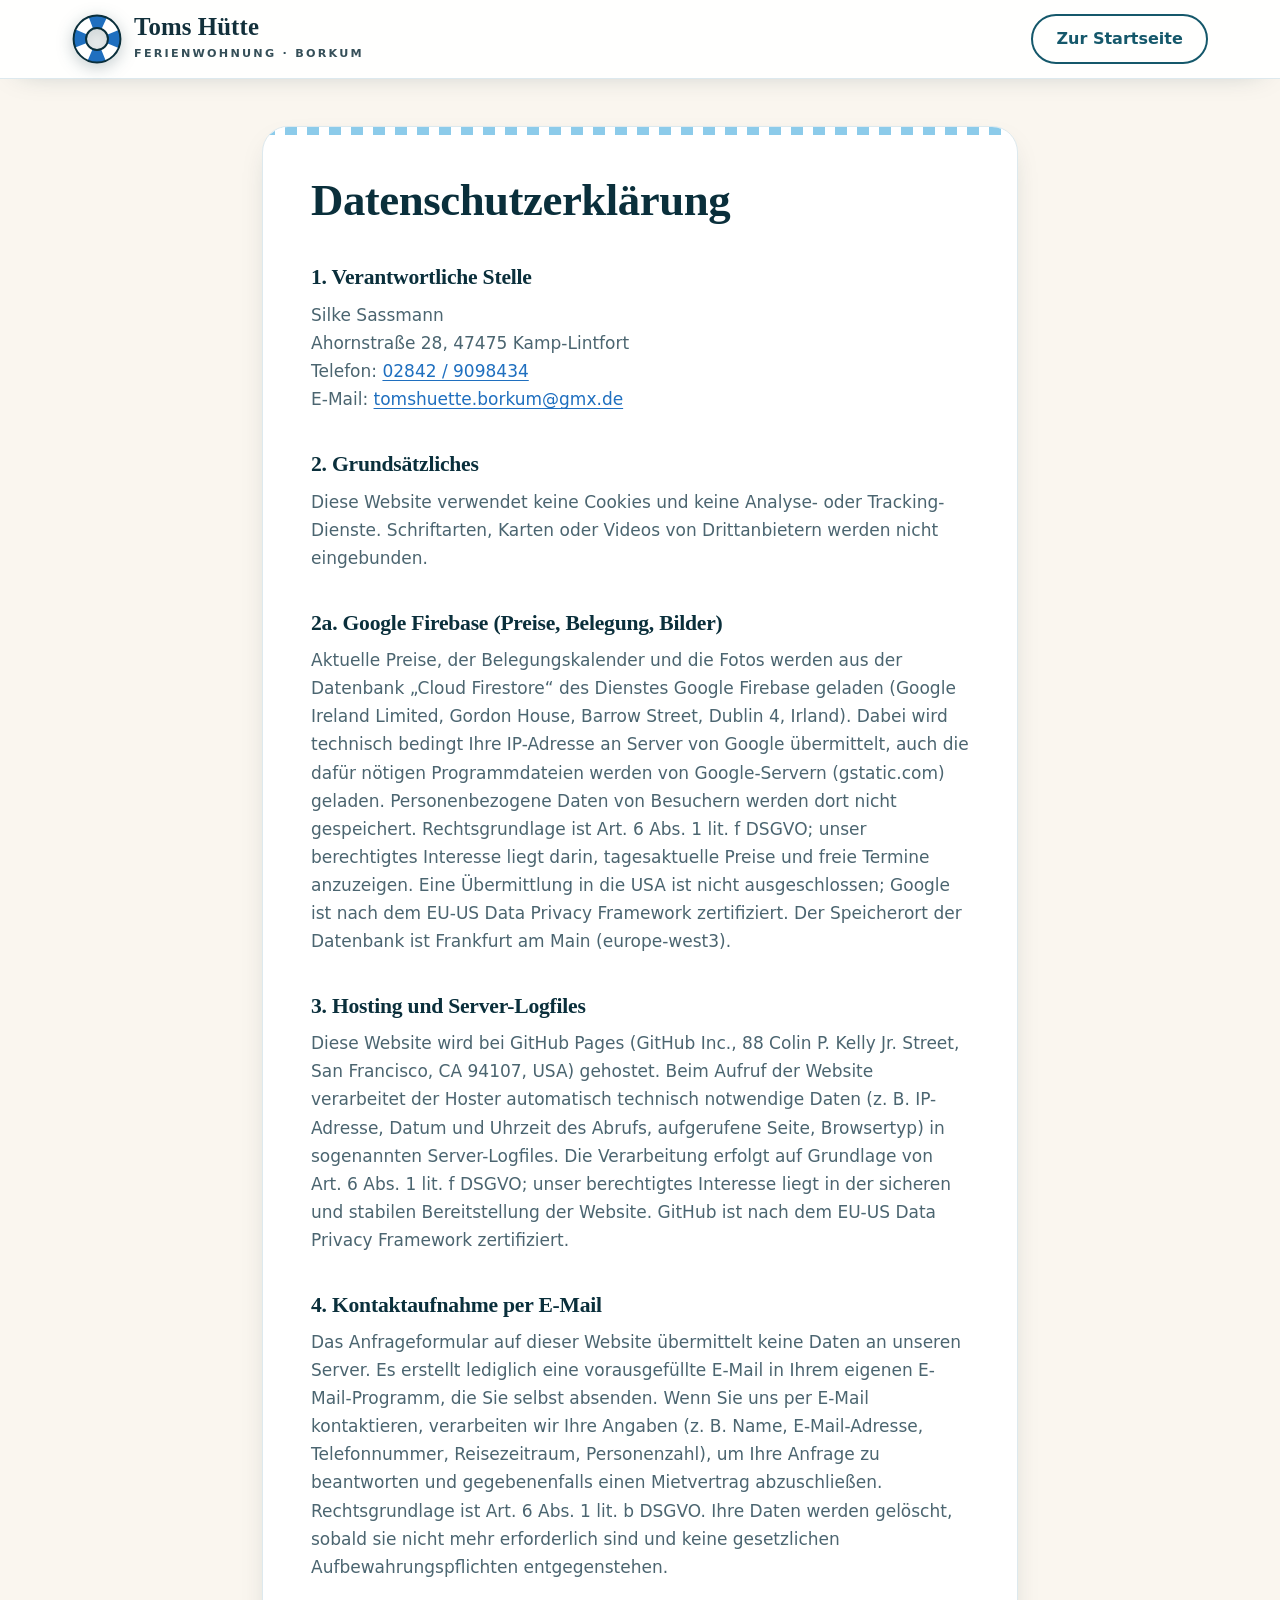
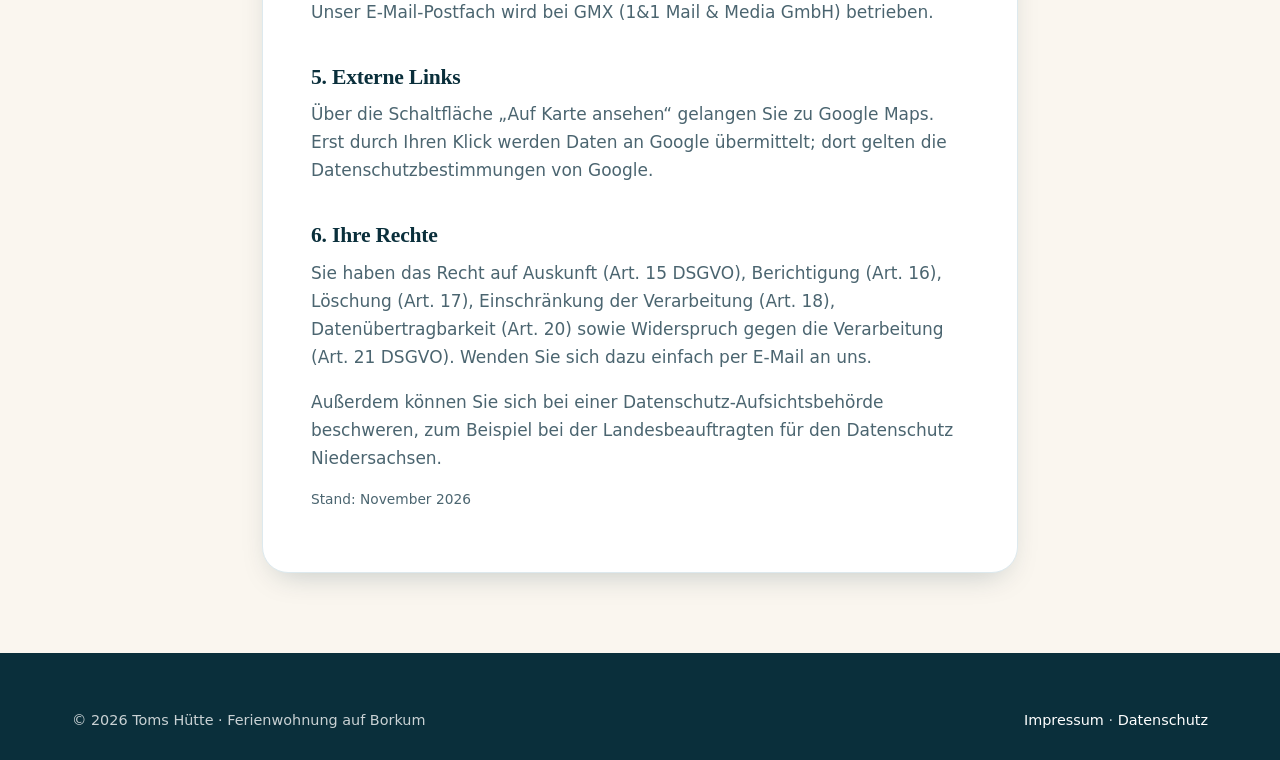
<file: datenschutz/index.html>
<!doctype html>
<html lang="de">
<head>
  <meta charset="utf-8">
  <meta name="build" content="dev">
  <script data-base="../">
    (function () {
      var build = document.querySelector('meta[name="build"]').content;
      if (build === 'dev') return;
      var base = document.currentScript.dataset.base || '';
      fetch(base + 'version.json?t=' + Date.now(), { cache: 'no-store' })
        .then(function (r) { return r.ok ? r.json() : null; })
        .then(function (v) {
          if (!v || v.build === build) return;
          var key = 'reload-' + v.build;
          try { if (sessionStorage.getItem(key)) return; sessionStorage.setItem(key, '1'); } catch (e) {}
          location.reload();
        })
        .catch(function () {});
    })();
  </script>
  <meta name="viewport" content="width=device-width, initial-scale=1">
  <title>Datenschutz | Toms Hütte Borkum</title>
  <meta name="robots" content="noindex, follow">
  <meta name="theme-color" content="#15586b">
  <link rel="icon" href="../images/favicon.svg" type="image/svg+xml">
  <link rel="stylesheet" href="../css/style.css">
</head>
<body class="legal">
<header class="site-header is-solid">
  <div class="container header-inner">
    <a href="../" class="brand" aria-label="Toms Hütte, zur Startseite">
      <img class="brand-logo" src="../images/favicon.svg" alt="" width="50" height="50">
      <span class="brand-text">
        <span class="brand-name">Toms Hütte</span>
        <span class="brand-sub">Ferienwohnung · Borkum</span>
      </span>
    </a>
    <a class="btn btn-outline" href="../">Zur Startseite</a>
  </div>
</header>

<main class="legal-page">
  <div class="container">
    <article class="legal-card">
      <h1>Datenschutzerklärung</h1>

      <h2>1. Verantwortliche Stelle</h2>
      <p>
        Silke Sassmann<br>
        Ahornstraße 28, 47475 Kamp-Lintfort<br>
        Telefon: <a href="tel:+4928429098434">02842 / 9098434</a><br>
        E-Mail: <a href="mailto:tomshuette.borkum@gmx.de">tomshuette.borkum@gmx.de</a>
      </p>

      <h2>2. Grundsätzliches</h2>
      <p>Diese Website verwendet keine Cookies und keine Analyse- oder Tracking-Dienste. Schriftarten, Karten oder Videos von Drittanbietern werden nicht eingebunden.</p>

      <h2>2a. Google Firebase (Preise, Belegung, Bilder)</h2>
      <p>Aktuelle Preise, der Belegungskalender und die Fotos werden aus der Datenbank „Cloud Firestore“ des Dienstes Google Firebase geladen (Google Ireland Limited, Gordon House, Barrow Street, Dublin 4, Irland). Dabei wird technisch bedingt Ihre IP-Adresse an Server von Google übermittelt, auch die dafür nötigen Programmdateien werden von Google-Servern (gstatic.com) geladen. Personenbezogene Daten von Besuchern werden dort nicht gespeichert. Rechtsgrundlage ist Art.&nbsp;6 Abs.&nbsp;1 lit.&nbsp;f DSGVO; unser berechtigtes Interesse liegt darin, tagesaktuelle Preise und freie Termine anzuzeigen. Eine Übermittlung in die USA ist nicht ausgeschlossen; Google ist nach dem EU-US Data Privacy Framework zertifiziert. Der Speicherort der Datenbank ist Frankfurt am Main (europe-west3).</p>

      <h2>3. Hosting und Server-Logfiles</h2>
      <p>Diese Website wird bei GitHub Pages (GitHub Inc., 88 Colin P. Kelly Jr. Street, San Francisco, CA 94107, USA) gehostet. Beim Aufruf der Website verarbeitet der Hoster automatisch technisch notwendige Daten (z.&nbsp;B. IP-Adresse, Datum und Uhrzeit des Abrufs, aufgerufene Seite, Browsertyp) in sogenannten Server-Logfiles. Die Verarbeitung erfolgt auf Grundlage von Art.&nbsp;6 Abs.&nbsp;1 lit.&nbsp;f DSGVO; unser berechtigtes Interesse liegt in der sicheren und stabilen Bereitstellung der Website. GitHub ist nach dem EU-US Data Privacy Framework zertifiziert.</p>

      <h2>4. Kontaktaufnahme per E-Mail</h2>
      <p>Das Anfrageformular auf dieser Website übermittelt keine Daten an unseren Server. Es erstellt lediglich eine vorausgefüllte E-Mail in Ihrem eigenen E-Mail-Programm, die Sie selbst absenden. Wenn Sie uns per E-Mail kontaktieren, verarbeiten wir Ihre Angaben (z.&nbsp;B. Name, E-Mail-Adresse, Telefonnummer, Reisezeitraum, Personenzahl), um Ihre Anfrage zu beantworten und gegebenenfalls einen Mietvertrag abzuschließen. Rechtsgrundlage ist Art.&nbsp;6 Abs.&nbsp;1 lit.&nbsp;b DSGVO. Ihre Daten werden gelöscht, sobald sie nicht mehr erforderlich sind und keine gesetzlichen Aufbewahrungspflichten entgegenstehen.</p>
      <p>Unser E-Mail-Postfach wird bei GMX (1&amp;1 Mail &amp; Media GmbH) betrieben.</p>

      <h2>5. Externe Links</h2>
      <p>Über die Schaltfläche „Auf Karte ansehen“ gelangen Sie zu Google Maps. Erst durch Ihren Klick werden Daten an Google übermittelt; dort gelten die Datenschutzbestimmungen von Google.</p>

      <h2>6. Ihre Rechte</h2>
      <p>Sie haben das Recht auf Auskunft (Art.&nbsp;15 DSGVO), Berichtigung (Art.&nbsp;16), Löschung (Art.&nbsp;17), Einschränkung der Verarbeitung (Art.&nbsp;18), Datenübertragbarkeit (Art.&nbsp;20) sowie Widerspruch gegen die Verarbeitung (Art.&nbsp;21 DSGVO). Wenden Sie sich dazu einfach per E-Mail an uns.</p>
      <p>Außerdem können Sie sich bei einer Datenschutz-Aufsichtsbehörde beschweren, zum Beispiel bei der Landesbeauftragten für den Datenschutz Niedersachsen.</p>

      <p class="small-print">Stand: November 2026</p>
    </article>
  </div>
</main>

<footer class="site-footer">
  <div class="container footer-bottom" style="margin-top:0;border-top:0;padding-top:0">
    <p>© <span data-year>2026</span> Toms Hütte · Ferienwohnung auf Borkum</p>
    <p><a href="../impressum/">Impressum</a><span aria-hidden="true"> · </span><a href="../datenschutz/">Datenschutz</a></p>
  </div>
</footer>
<script>document.querySelectorAll('[data-year]').forEach(function (el) { el.textContent = new Date().getFullYear(); });</script>
</body>
</html>
</file>
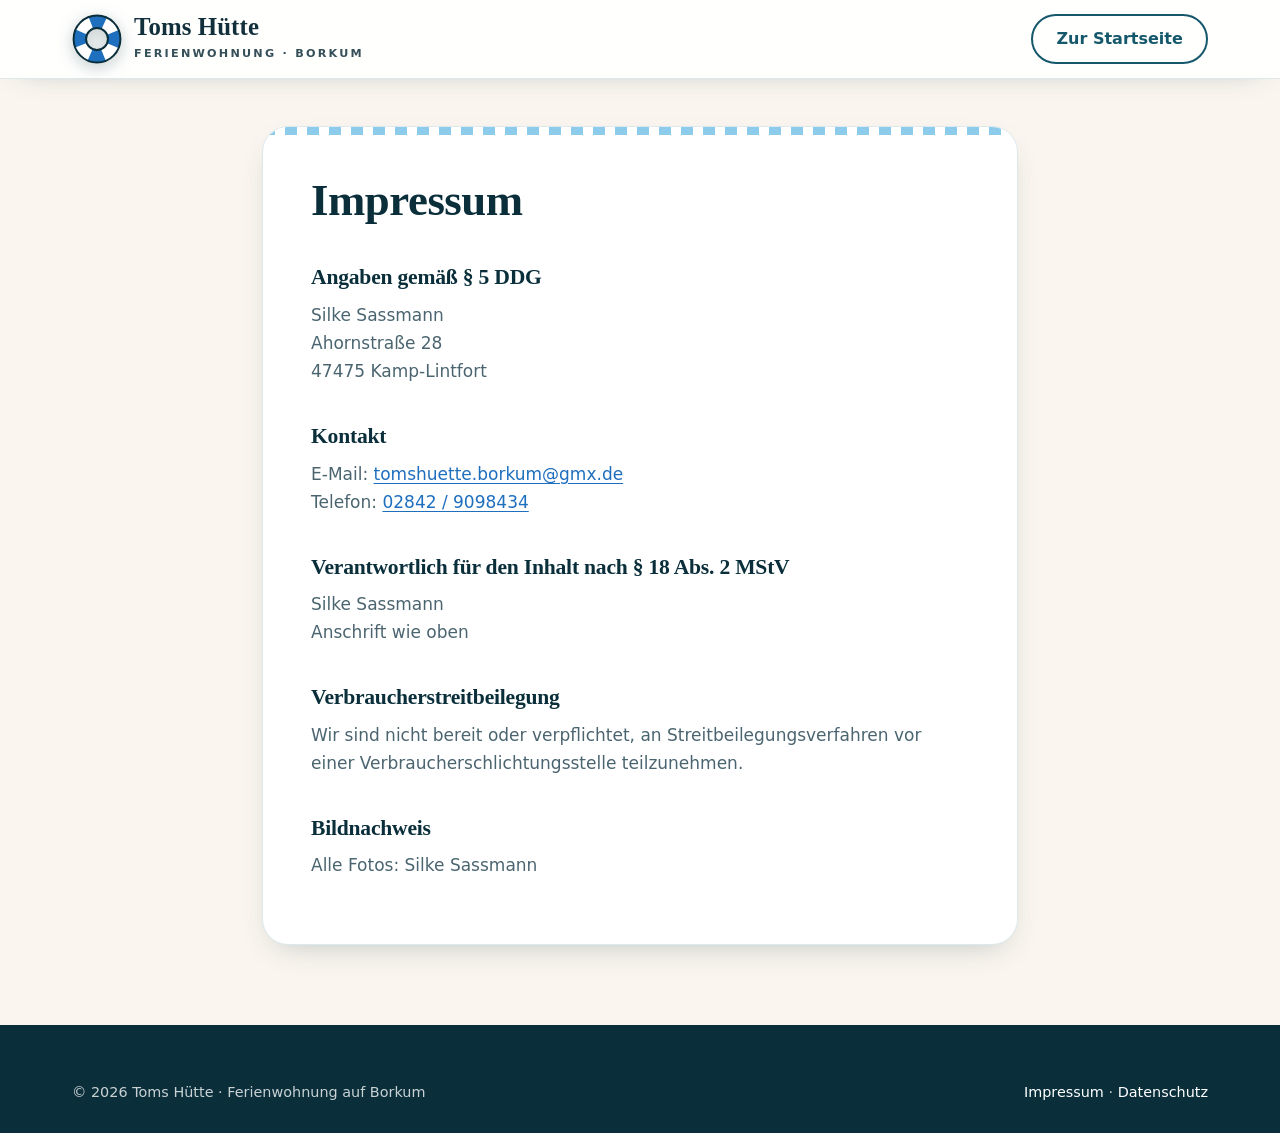
<file: impressum/index.html>
<!doctype html>
<html lang="de">
<head>
  <meta charset="utf-8">
  <meta name="build" content="dev">
  <script data-base="../">
    (function () {
      var build = document.querySelector('meta[name="build"]').content;
      if (build === 'dev') return;
      var base = document.currentScript.dataset.base || '';
      fetch(base + 'version.json?t=' + Date.now(), { cache: 'no-store' })
        .then(function (r) { return r.ok ? r.json() : null; })
        .then(function (v) {
          if (!v || v.build === build) return;
          var key = 'reload-' + v.build;
          try { if (sessionStorage.getItem(key)) return; sessionStorage.setItem(key, '1'); } catch (e) {}
          location.reload();
        })
        .catch(function () {});
    })();
  </script>
  <meta name="viewport" content="width=device-width, initial-scale=1">
  <title>Impressum | Toms Hütte Borkum</title>
  <meta name="robots" content="noindex, follow">
  <meta name="theme-color" content="#15586b">
  <link rel="icon" href="../images/favicon.svg" type="image/svg+xml">
  <link rel="stylesheet" href="../css/style.css">
</head>
<body class="legal">
<header class="site-header is-solid">
  <div class="container header-inner">
    <a href="../" class="brand" aria-label="Toms Hütte, zur Startseite">
      <img class="brand-logo" src="../images/favicon.svg" alt="" width="50" height="50">
      <span class="brand-text">
        <span class="brand-name">Toms Hütte</span>
        <span class="brand-sub">Ferienwohnung · Borkum</span>
      </span>
    </a>
    <a class="btn btn-outline" href="../">Zur Startseite</a>
  </div>
</header>

<main class="legal-page">
  <div class="container">
    <article class="legal-card">
      <h1>Impressum</h1>

      <h2>Angaben gemäß § 5 DDG</h2>
      <p>
        Silke Sassmann<br>
        Ahornstraße 28<br>
        47475 Kamp-Lintfort
      </p>

      <h2>Kontakt</h2>
      <p>
        E-Mail: <a href="mailto:tomshuette.borkum@gmx.de">tomshuette.borkum@gmx.de</a><br>
        Telefon: <a href="tel:+4928429098434">02842 / 9098434</a>
      </p>

      <h2>Verantwortlich für den Inhalt nach § 18 Abs. 2 MStV</h2>
      <p>
        Silke Sassmann<br>
        Anschrift wie oben
      </p>

      <h2>Verbraucherstreitbeilegung</h2>
      <p>Wir sind nicht bereit oder verpflichtet, an Streitbeilegungsverfahren vor einer Verbraucherschlichtungsstelle teilzunehmen.</p>

      <h2>Bildnachweis</h2>
      <p>Alle Fotos: Silke Sassmann</p>
    </article>
  </div>
</main>

<footer class="site-footer">
  <div class="container footer-bottom" style="margin-top:0;border-top:0;padding-top:0">
    <p>© <span data-year>2026</span> Toms Hütte · Ferienwohnung auf Borkum</p>
    <p><a href="../impressum/">Impressum</a><span aria-hidden="true"> · </span><a href="../datenschutz/">Datenschutz</a></p>
  </div>
</footer>
<script>document.querySelectorAll('[data-year]').forEach(function (el) { el.textContent = new Date().getFullYear(); });</script>
</body>
</html>
</file>
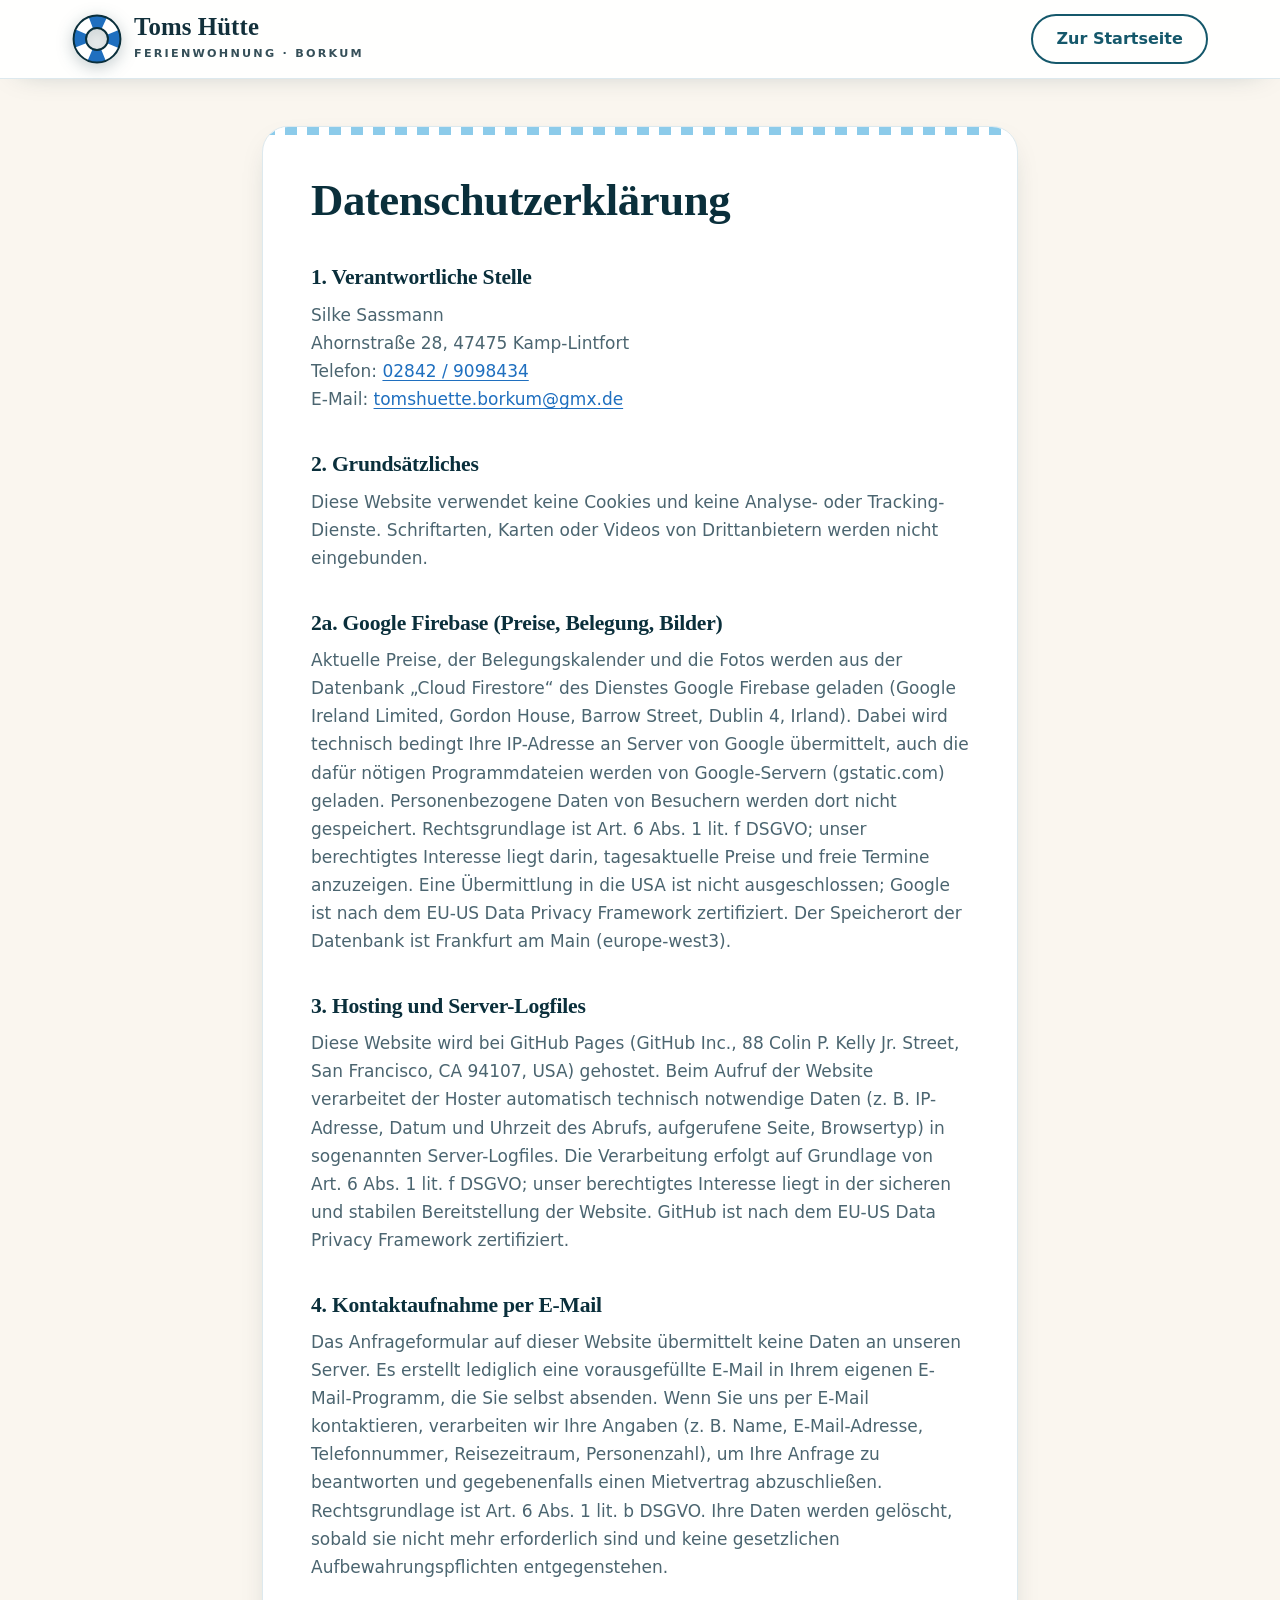
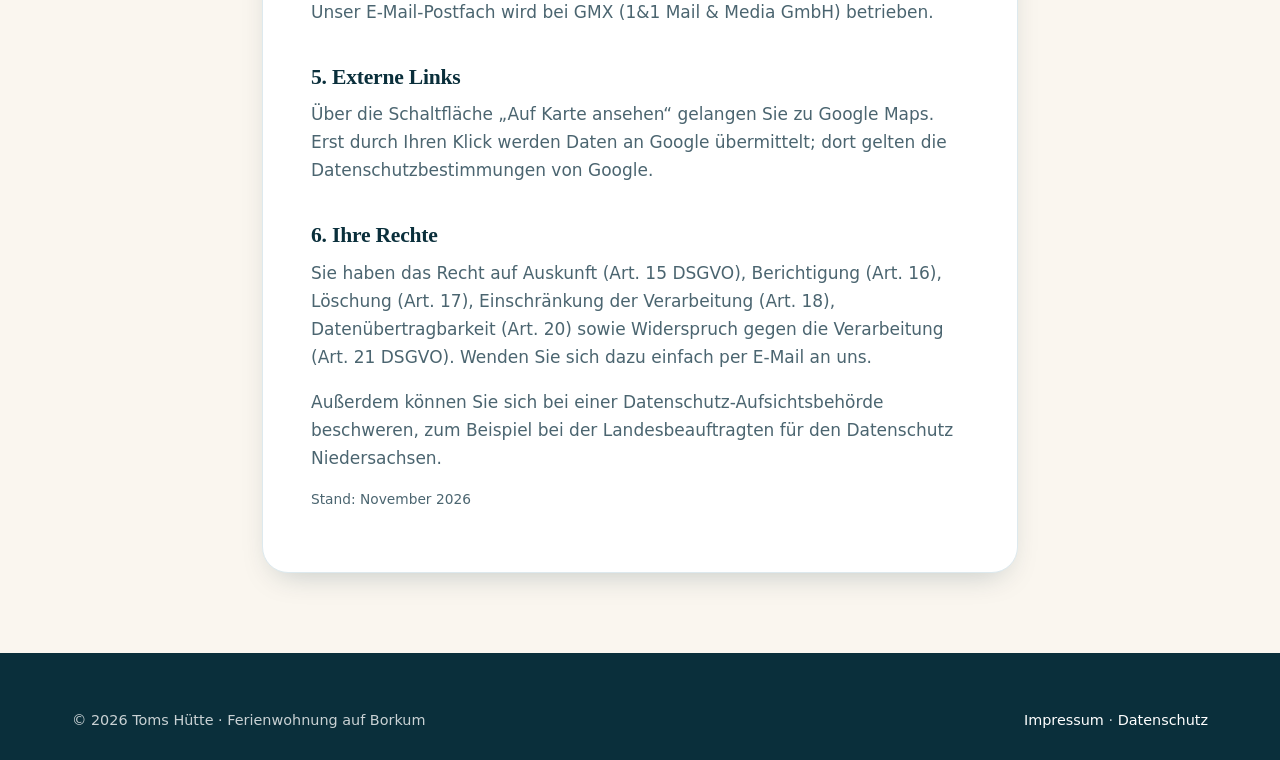
<file: datenschutz.html>
<!doctype html>
<html lang="de">
<head>
  <meta charset="utf-8">
  <meta name="robots" content="noindex">
  <meta http-equiv="refresh" content="0; url=datenschutz/">
  <link rel="canonical" href="datenschutz/">
  <title>Weiterleitung</title>
  <script>location.replace('datenschutz/' + location.hash);</script>
</head>
<body><p>Diese Seite ist umgezogen: <a href="datenschutz/">weiter</a>.</p></body>
</html>
</file>
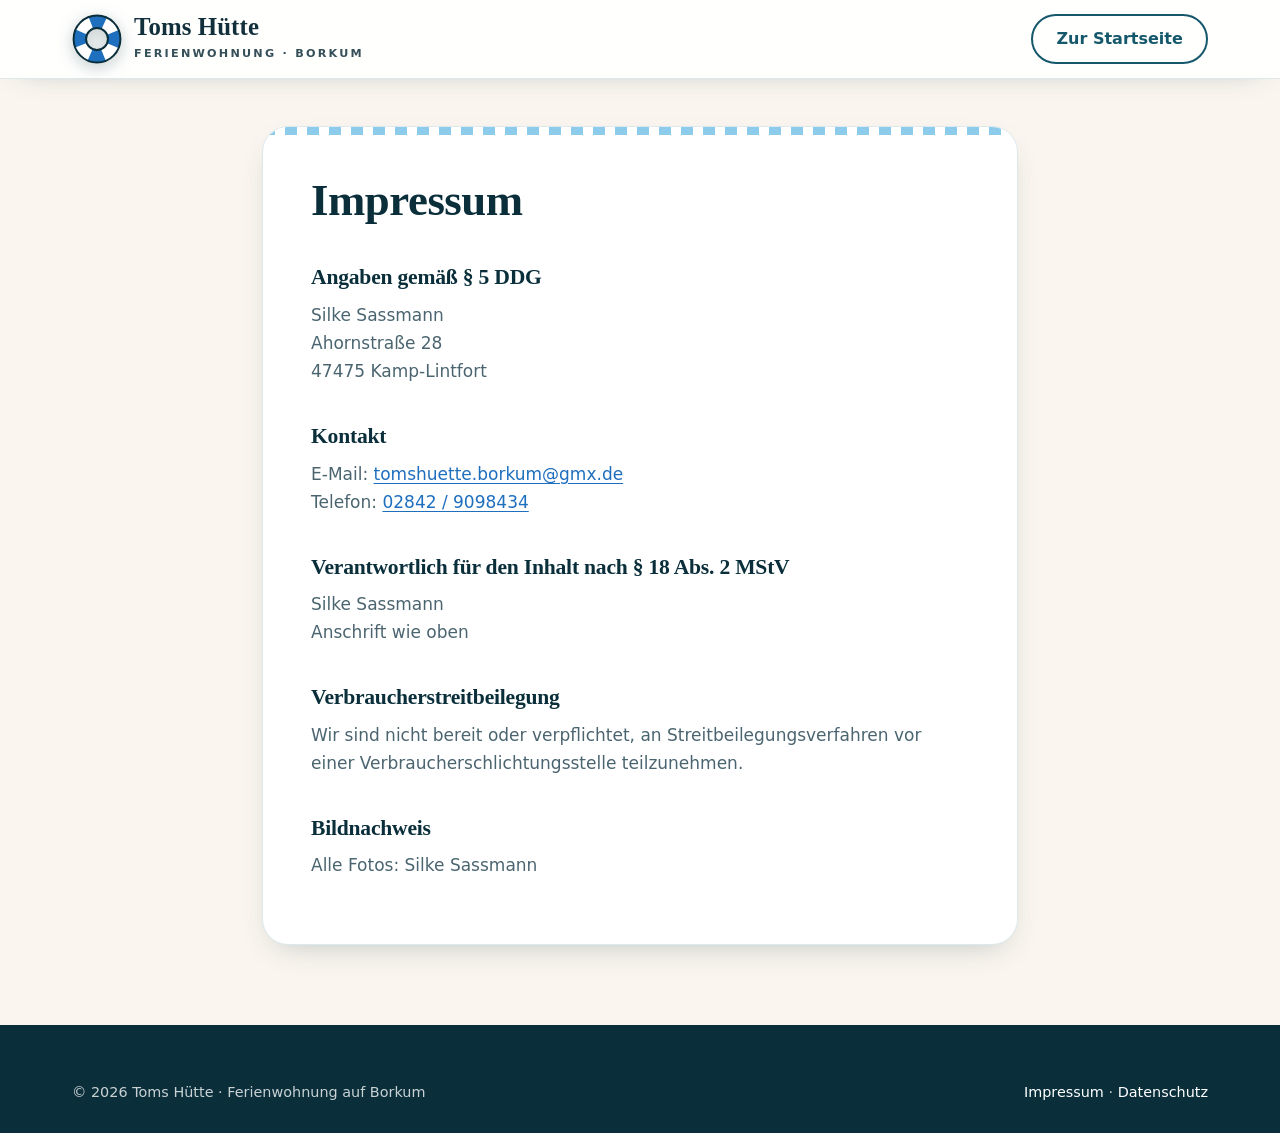
<file: impressum.html>
<!doctype html>
<html lang="de">
<head>
  <meta charset="utf-8">
  <meta name="robots" content="noindex">
  <meta http-equiv="refresh" content="0; url=impressum/">
  <link rel="canonical" href="impressum/">
  <title>Weiterleitung</title>
  <script>location.replace('impressum/' + location.hash);</script>
</head>
<body><p>Diese Seite ist umgezogen: <a href="impressum/">weiter</a>.</p></body>
</html>
</file>
<file: css/style.css>
/* =========================================================
   Toms Hütte – Ferienwohnung auf Borkum
   Farbwelt aus der Wohnung: Petrol (Spannbettlaken), Hellblau-Streifen
   (Bettwäsche), kräftiges Blau (Handtücher), Mint (Wandbild), Sand (Sofa/Strand)
   ========================================================= */

:root {
  --petrol: #15586b;
  --petrol-700: #0f4656;
  --petrol-900: #0a2f3b;
  --blue: #1f6fbf;
  --blue-600: #185da3;
  --sky: #8ccbea;
  --sky-200: #cfe9f6;
  --sky-50: #f1f8fc;
  --mint: #a7d7c9;
  --sand: #d9c6a2;
  --sand-100: #f1e7d6;
  --sand-50: #faf6ef;
  --white: #ffffff;
  --ink: #12303b;
  --ink-soft: #4b6570;
  --line: #dde9ee;
  --danger: #b42318;

  --radius: 20px;
  --radius-lg: 26px;
  --shadow: 0 12px 32px -14px rgba(10, 47, 59, .28);
  --shadow-lg: 0 34px 70px -28px rgba(10, 47, 59, .45);

  --font-serif: "Iowan Old Style", "Palatino Linotype", Palatino, "Book Antiqua", Georgia, serif;
  --font-sans: system-ui, -apple-system, "Segoe UI", Roboto, "Helvetica Neue", Arial, sans-serif;

  --header-h: 78px;
  --container: 1200px;
  --stripes: repeating-linear-gradient(90deg, var(--sky) 0 12px, var(--white) 12px 22px);
}

/* ---------- Basis ---------- */
*, *::before, *::after { box-sizing: border-box; }
[hidden] { display: none !important; }

html {
  scroll-behavior: smooth;
  scroll-padding-top: calc(var(--header-h) + 8px);
  -webkit-text-size-adjust: 100%;
}

body {
  margin: 0;
  font-family: var(--font-sans);
  font-size: 1.0625rem;
  line-height: 1.65;
  color: var(--ink);
  background: var(--white);
  -webkit-font-smoothing: antialiased;
  overflow-x: clip;
}

body.no-scroll { overflow: hidden; }

img { display: block; max-width: 100%; height: auto; }

a { color: var(--blue); text-underline-offset: .18em; }

h1, h2, h3 {
  font-family: var(--font-serif);
  line-height: 1.15;
  margin: 0 0 .5em;
  color: var(--petrol-900);
  letter-spacing: -.01em;
}
h2 { font-size: clamp(2rem, 4.2vw, 2.9rem); }
h3 { font-size: 1.25rem; }
p { margin: 0 0 1em; }

button { font: inherit; }

:focus-visible { outline: 3px solid var(--sky); outline-offset: 3px; }

.container {
  width: 100%;
  max-width: var(--container);
  margin-inline: auto;
  padding-inline: 16px;
}
@media (min-width: 600px) { .container { padding-inline: 24px; } }
@media (min-width: 1024px) { .container { padding-inline: 32px; } }

.sprite { position: absolute; width: 0; height: 0; overflow: hidden; }

.icon {
  width: 1.25em;
  height: 1.25em;
  flex: none;
  fill: none;
  stroke: currentColor;
  stroke-width: 1.8;
  stroke-linecap: round;
  stroke-linejoin: round;
}

.skip-link {
  position: absolute;
  left: -9999px;
  top: 12px;
  z-index: 500;
  background: var(--white);
  color: var(--petrol-900);
  padding: .6em 1em;
  border-radius: 10px;
  font-weight: 600;
}
.skip-link:focus { left: 12px; }

/* ---------- Buttons ---------- */
.btn {
  display: inline-flex;
  align-items: center;
  justify-content: center;
  gap: .55em;
  padding: .85em 1.45em;
  border-radius: 999px;
  border: 2px solid transparent;
  font-weight: 650;
  font-size: 1rem;
  line-height: 1.2;
  text-decoration: none;
  cursor: pointer;
  transition: transform .2s ease, background-color .2s ease, color .2s ease, box-shadow .2s ease, border-color .2s ease;
  white-space: nowrap;
}
.btn:active { transform: translateY(1px); }
.btn-lg { padding: 1em 1.7em; font-size: 1.05rem; }
.btn-block { display: flex; width: 100%; }

.btn-primary {
  background: var(--blue);
  color: var(--white);
  box-shadow: 0 12px 26px -12px rgba(31, 111, 191, .8);
}
.btn-primary:hover { background: var(--blue-600); transform: translateY(-2px); }

.btn-ghost {
  color: var(--white);
  border-color: rgba(255, 255, 255, .7);
  background: rgba(255, 255, 255, .1);
  backdrop-filter: blur(6px);
}
.btn-ghost:hover { background: rgba(255, 255, 255, .22); }

.btn-outline { color: var(--petrol); border-color: var(--petrol); background: transparent; }
.btn-outline:hover { background: var(--petrol); color: var(--white); }

.btn-link { background: none; color: var(--petrol); padding-inline: .6em; text-decoration: underline; }

.btn-row { display: flex; flex-wrap: wrap; gap: 12px; }
.btn-row.center { justify-content: center; }

.text-link {
  display: inline-flex;
  align-items: center;
  gap: .4em;
  font-weight: 650;
  text-decoration: none;
  color: var(--blue);
}
.text-link .icon { transition: transform .2s; }
.text-link:hover .icon { transform: translateX(4px); }

/* ---------- Header ---------- */
.site-header {
  position: fixed;
  inset: 0 0 auto;
  z-index: 100;
  height: var(--header-h);
  color: var(--white);
  transition: background-color .3s ease, box-shadow .3s ease, color .3s ease;
}
.site-header.is-solid {
  background: rgba(255, 255, 255, .94);
  backdrop-filter: saturate(1.4) blur(12px);
  -webkit-backdrop-filter: saturate(1.4) blur(12px);
  color: var(--ink);
  box-shadow: 0 1px 0 var(--line), 0 10px 30px -20px rgba(10, 47, 59, .35);
}

.header-inner {
  height: 100%;
  display: flex;
  align-items: center;
  justify-content: space-between;
  gap: 24px;
}

.brand {
  display: inline-flex;
  align-items: center;
  gap: 12px;
  color: inherit;
  text-decoration: none;
}
.brand-logo {
  width: 50px;
  height: 50px;
  flex: none;
  filter: drop-shadow(0 4px 8px rgba(10, 47, 59, .25));
  transition: transform .6s cubic-bezier(.2, .8, .2, 1);
}
.brand:hover .brand-logo { transform: rotate(45deg); }
.brand-name {
  display: block;
  font-family: var(--font-serif);
  font-weight: 700;
  font-size: 1.55rem;
  line-height: 1;
  letter-spacing: .005em;
}
.brand-sub {
  display: block;
  margin-top: 5px;
  font-size: .7rem;
  font-weight: 600;
  letter-spacing: .2em;
  text-transform: uppercase;
  opacity: .85;
}

.main-nav { display: flex; align-items: center; gap: 30px; }
.main-nav ul { display: flex; gap: 26px; list-style: none; margin: 0; padding: 0; }
.main-nav ul a {
  position: relative;
  display: block;
  padding: 6px 0;
  color: inherit;
  font-weight: 550;
  font-size: .98rem;
  text-decoration: none;
}
.main-nav ul a::after {
  content: "";
  position: absolute;
  left: 0; right: 0; bottom: 0;
  height: 2px;
  border-radius: 2px;
  background: currentColor;
  transform: scaleX(0);
  transform-origin: left;
  transition: transform .25s ease;
}
.main-nav ul a:hover::after,
.main-nav ul a[aria-current="true"]::after { transform: scaleX(1); }
.nav-cta { padding: .7em 1.2em; }

.nav-toggle {
  display: none;
  width: 46px;
  height: 46px;
  border: 0;
  border-radius: 12px;
  background: transparent;
  color: inherit;
  cursor: pointer;
  position: relative;
}
.nav-toggle span {
  position: absolute;
  left: 12px; right: 12px;
  height: 2px;
  border-radius: 2px;
  background: currentColor;
  transition: transform .3s ease, opacity .2s ease, top .3s ease;
}
.nav-toggle span:nth-child(1) { top: 15px; }
.nav-toggle span:nth-child(2) { top: 22px; }
.nav-toggle span:nth-child(3) { top: 29px; }
.nav-toggle[aria-expanded="true"] span:nth-child(1) { top: 22px; transform: rotate(45deg); }
.nav-toggle[aria-expanded="true"] span:nth-child(2) { opacity: 0; }
.nav-toggle[aria-expanded="true"] span:nth-child(3) { top: 22px; transform: rotate(-45deg); }

@media (max-width: 980px) {
  :root { --header-h: 70px; }
  .brand-logo { width: 44px; height: 44px; }
  .brand-name { font-size: 1.4rem; }
  .nav-toggle { display: inline-block; }

  .main-nav {
    position: fixed;
    top: var(--header-h);
    left: 0; right: 0;
    flex-direction: column;
    align-items: stretch;
    gap: 0;
    padding: 8px 16px 24px;
    max-height: calc(100dvh - var(--header-h));
    overflow-y: auto;
    background: var(--white);
    color: var(--ink);
    box-shadow: 0 24px 40px -24px rgba(10, 47, 59, .45);
    opacity: 0;
    visibility: hidden;
    transform: translateY(-10px);
    transition: opacity .25s ease, transform .25s ease, visibility 0s linear .25s;
  }
  .main-nav.is-open {
    opacity: 1;
    visibility: visible;
    transform: none;
    transition: opacity .25s ease, transform .25s ease;
  }
  .main-nav ul { flex-direction: column; gap: 0; }
  .main-nav ul a { padding: 15px 4px; font-size: 1.1rem; border-bottom: 1px solid var(--line); }
  .main-nav ul a::after { display: none; }
  .nav-cta { margin-top: 18px; padding: 1em; }
}

/* ---------- Hero ---------- */
.hero {
  position: relative;
  isolation: isolate;
  min-height: clamp(640px, 92svh, 900px);
  display: flex;
  align-items: center;
  padding: calc(var(--header-h) + 40px) 0 clamp(130px, 13vw, 190px);
  color: var(--white);
  overflow: hidden;
}
.hero-media { position: absolute; inset: 0; z-index: -2; overflow: hidden; }
.hero-media img {
  width: 100%;
  height: 100%;
  object-fit: cover;
  object-position: 50% 48%;
  animation: hero-zoom 22s ease-out both;
}
@keyframes hero-zoom { from { transform: scale(1.12); } to { transform: scale(1); } }

.hero::after {
  content: "";
  position: absolute;
  inset: 0;
  z-index: -1;
  background:
    linear-gradient(180deg, rgba(10, 47, 59, .5) 0%, rgba(10, 47, 59, 0) 24%),
    linear-gradient(90deg, rgba(10, 47, 59, .6) 0%, rgba(10, 47, 59, .3) 48%, rgba(10, 47, 59, 0) 100%),
    linear-gradient(0deg, rgba(10, 47, 59, .4) 0%, rgba(10, 47, 59, 0) 40%);
}

.hero-grid {
  display: grid;
  grid-template-columns: minmax(0, 1.35fr) minmax(0, .8fr);
  gap: clamp(32px, 5vw, 72px);
  align-items: end;
}

.hero-eyebrow {
  display: inline-flex;
  align-items: center;
  gap: .5em;
  margin: 0;
  padding: .45em 1em;
  border-radius: 999px;
  background: rgba(255, 255, 255, .14);
  border: 1px solid rgba(255, 255, 255, .3);
  backdrop-filter: blur(8px);
  font-size: .9rem;
  font-weight: 600;
  letter-spacing: .02em;
}

.hero h1 {
  margin: .35em 0 .35em;
  color: var(--white);
  font-size: clamp(3.3rem, 9vw, 6.6rem);
  line-height: .95;
  text-shadow: 0 6px 34px rgba(0, 0, 0, .25);
}
.hero h1 small {
  display: block;
  margin-top: .45em;
  font-family: var(--font-sans);
  font-size: clamp(1.15rem, 2.2vw, 1.55rem);
  font-weight: 500;
  letter-spacing: .01em;
  line-height: 1.25;
  opacity: .95;
}
.hero .lead {
  max-width: 34em;
  font-size: clamp(1.05rem, 1.5vw, 1.2rem);
  opacity: .95;
}

.hero-actions { display: flex; flex-wrap: wrap; gap: 12px; margin: 30px 0 0; }

/* Buchungs-Widget im Hero */
.booking-card {
  position: relative;
  overflow: hidden;
  border-radius: var(--radius-lg);
  background: var(--white);
  color: var(--ink);
  box-shadow: 0 40px 80px -30px rgba(4, 24, 31, .65), 0 0 0 1px rgba(255, 255, 255, .5);
  animation: rise .9s .2s cubic-bezier(.2, .8, .2, 1) both;
}
@keyframes rise { from { opacity: 0; transform: translateY(26px); } to { opacity: 1; transform: none; } }

.booking-head {
  position: relative;
  display: flex;
  align-items: center;
  justify-content: space-between;
  gap: 16px;
  padding: 24px 26px 28px;
  background:
    radial-gradient(120% 140% at 100% 0%, rgba(140, 203, 234, .35) 0%, rgba(140, 203, 234, 0) 55%),
    linear-gradient(135deg, var(--petrol) 0%, var(--petrol-900) 100%);
  color: var(--white);
}
.booking-head::after {
  content: "";
  position: absolute;
  inset: auto 0 0;
  height: 8px;
  background: var(--stripes);
}
.booking-kicker {
  margin: 0 0 8px;
  font-size: .74rem;
  font-weight: 700;
  letter-spacing: .18em;
  text-transform: uppercase;
  color: var(--sky);
}
.booking-price { display: flex; align-items: baseline; gap: 8px; margin: 0; line-height: 1; }
.booking-price strong { font-family: var(--font-serif); font-size: clamp(2.6rem, 4.4vw, 3.3rem); font-weight: 700; }
.booking-price span { font-weight: 600; opacity: .85; }
.booking-fee { margin: 8px 0 0; font-size: .92rem; opacity: .85; }
.booking-ring {
  width: 74px; height: 74px;
  flex: none;
  filter: drop-shadow(0 8px 14px rgba(0, 0, 0, .35));
  animation: bob 6s ease-in-out infinite;
}

.booking-body { padding: 22px 24px 20px; }

.bf-group {
  display: grid;
  grid-template-columns: 1fr 1fr;
  border: 1.5px solid #cfdfe6;
  border-radius: 16px;
  overflow: hidden;
  background: var(--white);
}
.bf-field {
  position: relative;
  display: flex;
  flex-direction: column;
  gap: 2px;
  min-width: 0;
  padding: 10px 14px 8px;
  transition: background-color .2s;
}
.bf-field:first-child { border-right: 1.5px solid #cfdfe6; }
.bf-field:focus-within { background: var(--sky-50); }
.bf-field:focus-within::after {
  content: "";
  position: absolute;
  inset: 0;
  border: 2px solid var(--blue);
  pointer-events: none;
}
.bf-field label {
  display: inline-flex;
  align-items: center;
  gap: 6px;
  font-size: .7rem;
  font-weight: 750;
  letter-spacing: .12em;
  text-transform: uppercase;
  color: var(--petrol);
}
.bf-field label .icon { width: 1.3em; height: 1.3em; }
.bf-field input[type="date"] {
  width: 100%;
  min-width: 0;
  min-height: 30px;
  padding: 0;
  border: 0;
  background: transparent;
  color: var(--ink);
  font: inherit;
  font-size: 16px;
  font-weight: 600;
  -webkit-appearance: none;
  appearance: none;
}
.bf-field input[type="date"]:focus { outline: none; }
.bf-field input::-webkit-date-and-time-value { text-align: left; }
.bf-field input::-webkit-calendar-picker-indicator { cursor: pointer; opacity: .55; }
.bf-field--row {
  grid-column: 1 / -1;
  flex-direction: row;
  align-items: center;
  justify-content: space-between;
  padding: 10px 10px 10px 14px;
  border-top: 1.5px solid #cfdfe6;
}

.stepper { display: flex; align-items: center; gap: 4px; }
.stepper button {
  display: grid;
  place-items: center;
  width: 34px; height: 34px;
  padding: 0;
  border: 1.5px solid #cfdfe6;
  border-radius: 50%;
  background: var(--white);
  color: var(--petrol);
  font-size: 1.25rem;
  line-height: 1;
  cursor: pointer;
  transition: border-color .2s, background-color .2s, color .2s;
}
.stepper button:hover { border-color: var(--blue); color: var(--blue); }
.stepper button:disabled { opacity: .35; cursor: default; }
.stepper input {
  width: 38px;
  padding: 0;
  border: 0;
  background: transparent;
  text-align: center;
  font: inherit;
  font-size: 1.05rem;
  font-weight: 700;
  color: var(--ink);
  -moz-appearance: textfield;
  appearance: textfield;
}
.stepper input::-webkit-outer-spin-button,
.stepper input::-webkit-inner-spin-button { -webkit-appearance: none; margin: 0; }
.stepper input:focus { outline: none; }

.booking-total {
  display: flex;
  align-items: baseline;
  justify-content: space-between;
  gap: 12px;
  margin: 16px 2px;
  color: var(--ink-soft);
  font-size: .93rem;
}
.booking-total strong {
  font-family: var(--font-serif);
  font-size: 1.75rem;
  line-height: 1;
  color: var(--blue);
  white-space: nowrap;
}

.booking-note {
  display: flex;
  flex-wrap: wrap;
  align-items: center;
  justify-content: center;
  gap: 4px 6px;
  margin: 12px 0 0;
  font-size: .84rem;
  color: var(--ink-soft);
}
.booking-note .icon { width: 1.1em; height: 1.1em; color: #2e9b6a; stroke-width: 2.4; }
.booking-note span + .icon { color: var(--blue); stroke-width: 1.8; }

/* Scroll-Hinweis */
.scroll-cue {
  position: absolute;
  left: 50%;
  bottom: calc(clamp(56px, 7vw, 96px) + 18px);
  z-index: 2;
  display: flex;
  flex-direction: column;
  align-items: center;
  gap: 8px;
  color: var(--white);
  font-size: .74rem;
  font-weight: 700;
  letter-spacing: .18em;
  text-transform: uppercase;
  text-decoration: none;
  text-shadow: 0 2px 10px rgba(0, 0, 0, .35);
  transform: translateX(-50%);
}
.scroll-cue .icon {
  width: 44px; height: 44px;
  padding: 10px;
  border-radius: 50%;
  border: 1.5px solid rgba(255, 255, 255, .75);
  background: rgba(255, 255, 255, .14);
  backdrop-filter: blur(6px);
  stroke-width: 2.4;
  animation: nudge 1.8s ease-in-out infinite;
}
.scroll-cue:hover .icon { background: rgba(255, 255, 255, .3); }
.scroll-cue span { position: absolute; width: 1px; height: 1px; overflow: hidden; clip-path: inset(50%); white-space: nowrap; }
@keyframes nudge { 0%, 100% { transform: translateY(0); } 50% { transform: translateY(7px); } }

.hero-wave {
  position: absolute;
  left: 0; bottom: -1px;
  width: 100%;
  height: clamp(54px, 8vw, 120px);
}
.hero-wave .wave-back { fill: var(--sky); opacity: .5; }
.hero-wave .wave-front { fill: var(--white); }

/* Eckdaten-Leiste: ragt in den Hero hinein und zeigt, dass es weitergeht */
.facts-wrap { position: relative; z-index: 3; margin-top: clamp(-96px, -7vw, -56px); }
.facts-bar {
  display: grid;
  grid-template-columns: repeat(5, minmax(0, 1fr));
  margin: 0;
  padding: 10px;
  list-style: none;
  border-radius: 24px;
  background: var(--white);
  box-shadow: 0 30px 60px -30px rgba(10, 47, 59, .45), 0 0 0 1px var(--line);
}
.facts-bar li {
  display: flex;
  align-items: center;
  gap: 14px;
  min-width: 0;
  padding: 14px 16px;
}
.facts-bar li + li { border-left: 1px solid var(--line); }
.fact-ic {
  display: grid;
  place-items: center;
  width: 46px; height: 46px;
  flex: none;
  border-radius: 14px;
  background: var(--sky-50);
  border: 1px solid var(--sky-200);
  color: var(--petrol);
}
.fact-ic .icon { width: 24px; height: 24px; }
.facts-bar strong { display: block; font-size: 1rem; color: var(--petrol-900); line-height: 1.25; }
.facts-bar small { display: block; font-size: .85rem; color: var(--ink-soft); line-height: 1.3; }

@media (max-width: 1080px) {
  .facts-bar li { flex-direction: column; gap: 8px; padding: 12px 8px; text-align: center; }
}
@media (max-width: 900px) {
  .hero { align-items: flex-end; padding-top: calc(var(--header-h) + 32px); }
  .hero-grid { grid-template-columns: 1fr; }
  .hero::after {
    background:
      linear-gradient(180deg, rgba(10, 47, 59, .5) 0%, rgba(10, 47, 59, .15) 28%, rgba(10, 47, 59, .45) 58%, rgba(10, 47, 59, .78) 100%);
  }
  .booking-card { width: 100%; max-width: 480px; }
  .scroll-cue { display: none; }
}
@media (max-width: 640px) {
  .facts-wrap { margin-top: -40px; }
  .facts-bar { grid-template-columns: repeat(6, minmax(0, 1fr)); padding: 6px; border-radius: 20px; }
  .facts-bar li { grid-column: span 2; padding: 12px 4px; }
  .facts-bar li:nth-child(4), .facts-bar li:nth-child(5) { grid-column: span 3; border-top: 1px solid var(--line); }
  .facts-bar li:nth-child(4) { border-left: 0; }
  .fact-ic { width: 40px; height: 40px; border-radius: 12px; }
  .facts-bar strong { font-size: .92rem; }
  .facts-bar small { font-size: .78rem; }
}
@media (max-width: 520px) {
  .hero-actions .btn { width: 100%; }
  .booking-head { padding: 20px 20px 26px; }
  .booking-body { padding: 18px 16px 16px; }
  .booking-ring { width: 60px; height: 60px; }
  .bf-field { padding-inline: 12px; }
}
@media (max-height: 700px) and (min-width: 901px) { .scroll-cue { display: none; } }

/* ---------- Sektionen allgemein ---------- */
.section { padding: clamp(72px, 9vw, 120px) 0; }

.section-head { max-width: 680px; margin-bottom: clamp(36px, 5vw, 56px); }
.section-head.center { margin-inline: auto; text-align: center; }
.section-head p:last-child { color: var(--ink-soft); font-size: 1.08rem; margin-bottom: 0; }

.eyebrow {
  display: inline-flex;
  align-items: center;
  gap: 12px;
  margin: 0 0 14px;
  font-size: .8rem;
  font-weight: 700;
  letter-spacing: .18em;
  text-transform: uppercase;
  color: var(--blue);
}
.eyebrow::before {
  content: "";
  width: 36px;
  height: 10px;
  border-radius: 3px;
  background: repeating-linear-gradient(90deg, var(--sky) 0 5px, transparent 5px 9px);
}
.eyebrow--light { color: var(--sky); }

/* ---------- Wohnung / Intro ---------- */
.intro { padding-top: clamp(56px, 7vw, 96px); }
.intro-grid {
  display: grid;
  grid-template-columns: minmax(0, 1.05fr) minmax(0, 1fr);
  gap: clamp(40px, 6vw, 90px);
  align-items: center;
}
.intro-text > p { color: var(--ink-soft); }

.room-list { list-style: none; margin: 28px 0 30px; padding: 0; display: grid; gap: 12px; }
.room-list li { display: flex; align-items: center; gap: 14px; font-weight: 550; }
.room-ic {
  display: grid;
  place-items: center;
  width: 42px; height: 42px;
  flex: none;
  border-radius: 12px;
  background: var(--sky-50);
  border: 1px solid var(--sky-200);
  color: var(--petrol);
}

.collage { position: relative; padding: 0 0 16% 16%; }
.collage button {
  display: block;
  padding: 0;
  border: 0;
  background: none;
  cursor: zoom-in;
  overflow: hidden;
}
.collage img { width: 100%; height: 100%; object-fit: cover; transition: transform .6s ease; }
.collage button:hover img { transform: scale(1.04); }
.collage-main {
  width: 100%;
  aspect-ratio: 4 / 5;
  border-radius: var(--radius-lg);
  box-shadow: var(--shadow-lg);
}
.collage-sub {
  position: absolute;
  left: 0; bottom: 0;
  width: 46%;
  aspect-ratio: 3 / 4;
  border-radius: var(--radius);
  border: 6px solid var(--white) !important;
  box-shadow: var(--shadow);
}

/* Rettungsring-Badge */
.ring-badge {
  position: absolute;
  top: -22px; right: -14px;
  width: 124px; height: 124px;
  padding: 16px;
  border-radius: 50%;
  background: conic-gradient(from -22.5deg,
    var(--blue) 0 45deg, var(--white) 0 90deg,
    var(--blue) 0 135deg, var(--white) 0 180deg,
    var(--blue) 0 225deg, var(--white) 0 270deg,
    var(--blue) 0 315deg, var(--white) 0 360deg);
  box-shadow: 0 0 0 2px var(--petrol-700), var(--shadow);
  animation: bob 5s ease-in-out infinite;
}
.ring-badge-inner {
  width: 100%; height: 100%;
  display: grid;
  place-content: center;
  text-align: center;
  border-radius: 50%;
  background: var(--petrol);
  box-shadow: 0 0 0 2px var(--petrol-700);
  color: var(--white);
  line-height: 1;
}
.ring-badge-inner strong { font-family: var(--font-serif); font-size: 1.75rem; }
.ring-badge-inner span { font-size: .8rem; font-weight: 600; opacity: .9; }
@keyframes bob { 0%, 100% { transform: translateY(0) rotate(0); } 50% { transform: translateY(-8px) rotate(6deg); } }

@media (max-width: 900px) {
  .intro-grid { grid-template-columns: 1fr; }
  .collage { max-width: 520px; margin-inline: auto; width: 100%; }
  .ring-badge { right: 0; top: -16px; width: 104px; height: 104px; padding: 13px; }
  .ring-badge-inner strong { font-size: 1.45rem; }
}

/* ---------- Ausstattung ---------- */
.features { background: var(--sky-50); position: relative; }
.features::before {
  content: "";
  position: absolute;
  inset: 0 0 auto;
  height: 6px;
  background: var(--stripes);
  opacity: .8;
}

.feature-grid { display: grid; grid-template-columns: repeat(4, minmax(0, 1fr)); gap: 18px; }
.feature {
  padding: 26px 24px;
  border-radius: var(--radius);
  background: var(--white);
  border: 1px solid var(--line);
  transition: transform .3s ease, box-shadow .3s ease, border-color .3s ease;
}
.feature:hover { transform: translateY(-4px); box-shadow: var(--shadow); border-color: var(--sky-200); }
.feature-icon {
  display: grid;
  place-items: center;
  width: 54px; height: 54px;
  margin-bottom: 18px;
  border-radius: 16px;
  background: linear-gradient(135deg, var(--petrol) 0%, var(--blue) 100%);
  color: var(--white);
  box-shadow: 0 10px 20px -10px rgba(21, 88, 107, .8);
}
.feature-icon .icon { width: 26px; height: 26px; }
.feature h3 { font-family: var(--font-sans); font-size: 1.06rem; font-weight: 700; margin-bottom: .35em; letter-spacing: 0; }
.feature p { margin: 0; color: var(--ink-soft); font-size: .95rem; line-height: 1.55; }

.notice {
  display: flex;
  align-items: center;
  justify-content: center;
  gap: 10px;
  width: fit-content;
  max-width: 100%;
  margin: 36px auto 0;
  padding: .75em 1.3em;
  border-radius: 999px;
  background: var(--white);
  border: 1px solid var(--sand);
  color: var(--petrol-900);
  font-weight: 550;
  font-size: .97rem;
}
.notice .icon { color: var(--petrol); }

@media (max-width: 1080px) { .feature-grid { grid-template-columns: repeat(2, minmax(0, 1fr)); } }
@media (max-width: 600px) {
  .feature-grid { grid-template-columns: 1fr; gap: 12px; }
  .feature { display: grid; grid-template-columns: auto 1fr; column-gap: 16px; padding: 18px; }
  .feature-icon { grid-row: span 2; margin: 0; width: 48px; height: 48px; border-radius: 14px; }
  .feature h3 { margin-bottom: .15em; }
  .notice { border-radius: 16px; text-align: left; }
}

/* ---------- Galerie ---------- */
.gallery-grid {
  display: grid;
  grid-template-columns: repeat(3, minmax(0, 1fr));
  gap: 16px;
  list-style: none;
  margin: 0;
  padding: 0;
}
.g-item {
  position: relative;
  display: block;
  width: 100%;
  aspect-ratio: 4 / 5;
  padding: 0;
  border: 0;
  border-radius: var(--radius);
  overflow: hidden;
  background: var(--sky-50);
  cursor: zoom-in;
}
.g-item img { width: 100%; height: 100%; object-fit: cover; transition: transform .7s cubic-bezier(.2, .8, .2, 1); }
.g-item:hover img, .g-item:focus-visible img { transform: scale(1.06); }
.g-overlay {
  position: absolute;
  inset: auto 0 0;
  display: flex;
  align-items: flex-end;
  justify-content: space-between;
  gap: 12px;
  padding: 50px 20px 18px;
  background: linear-gradient(0deg, rgba(10, 47, 59, .82) 0%, rgba(10, 47, 59, 0) 100%);
  color: var(--white);
  text-align: left;
}
.g-caption { font-family: var(--font-serif); font-size: 1.3rem; font-weight: 700; line-height: 1.2; }
.g-overlay .icon {
  width: 40px; height: 40px;
  padding: 9px;
  border-radius: 50%;
  background: rgba(255, 255, 255, .18);
  backdrop-filter: blur(6px);
  transition: background-color .25s, transform .25s;
}
.g-item:hover .g-overlay .icon { background: var(--blue); transform: scale(1.08); }

@media (max-width: 760px) {
  .gallery-grid { grid-template-columns: repeat(2, minmax(0, 1fr)); gap: 10px; }
  .g-item { border-radius: 16px; }
  .g-overlay { padding: 36px 12px 12px; }
  .g-caption { font-size: 1.02rem; }
  .g-overlay .icon { width: 32px; height: 32px; padding: 7px; }
}

/* ---------- Wellen-Trenner ---------- */
.divider { background: var(--from); line-height: 0; margin-bottom: -1px; }
.divider svg { display: block; width: 100%; height: clamp(40px, 6vw, 90px); }
.divider path { fill: var(--to); }

/* ---------- Preise ---------- */
.pricing {
  position: relative;
  isolation: isolate;
  background: var(--petrol);
  color: var(--white);
  padding-top: clamp(48px, 6vw, 80px);
  padding-bottom: clamp(56px, 7vw, 96px);
}
.pricing::before {
  content: "";
  position: absolute;
  inset: 0;
  z-index: -1;
  background: repeating-linear-gradient(90deg, rgba(255, 255, 255, .035) 0 28px, transparent 28px 64px);
  -webkit-mask-image: linear-gradient(180deg, transparent 0%, #000 18%, #000 82%, transparent 100%);
  mask-image: linear-gradient(180deg, transparent 0%, #000 18%, #000 82%, transparent 100%);
}
.pricing h2 { color: var(--white); }
.pricing .section-head p:last-child { color: rgba(255, 255, 255, .82); }

.pricing-grid {
  display: grid;
  grid-template-columns: minmax(0, 1.1fr) minmax(0, 1fr);
  gap: clamp(24px, 4vw, 48px);
  align-items: start;
}

.price-card {
  position: relative;
  overflow: hidden;
  padding: clamp(26px, 4vw, 40px);
  border-radius: var(--radius-lg);
  background: var(--white);
  color: var(--ink);
  box-shadow: 0 40px 80px -40px rgba(0, 0, 0, .55);
}
.price-card::before {
  content: "";
  position: absolute;
  inset: 0 0 auto;
  height: 8px;
  background: var(--stripes);
}
.price-rows { display: grid; }
.price-row {
  display: flex;
  align-items: center;
  justify-content: space-between;
  gap: 16px;
  padding: 18px 0;
  border-bottom: 1px dashed var(--line);
}
.price-row:first-child { padding-top: 6px; }
.price-label { margin: 0; font-weight: 700; font-size: 1.1rem; color: var(--petrol-900); }
.price-hint { margin: 0; font-size: .92rem; color: var(--ink-soft); }
.price-value {
  margin: 0;
  font-family: var(--font-serif);
  font-size: clamp(2.1rem, 4vw, 2.7rem);
  font-weight: 700;
  line-height: 1;
  color: var(--petrol);
  white-space: nowrap;
}

.calc {
  margin: 24px 0 18px;
  padding: 20px 22px;
  border-radius: 18px;
  background: var(--sky-50);
  border: 1px solid var(--sky-200);
}
.calc-label { display: block; margin-bottom: 12px; font-weight: 650; color: var(--petrol-900); }
.calc-result {
  display: flex;
  flex-wrap: wrap;
  align-items: baseline;
  justify-content: space-between;
  gap: 6px 16px;
  margin-top: 12px;
  color: var(--ink-soft);
}
.calc-result strong { color: var(--petrol-900); }
.calc-total { font-size: 1.05rem; }
.calc-total strong { font-family: var(--font-serif); font-size: 1.9rem; color: var(--blue); }

input[type="range"] {
  --p: 30%;
  width: 100%;
  height: 28px;
  margin: 0;
  background: transparent;
  -webkit-appearance: none;
  appearance: none;
  cursor: pointer;
}
input[type="range"]::-webkit-slider-runnable-track {
  height: 8px;
  border-radius: 999px;
  background: linear-gradient(90deg, var(--blue) var(--p), var(--sky-200) var(--p));
}
input[type="range"]::-moz-range-track { height: 8px; border-radius: 999px; background: var(--sky-200); }
input[type="range"]::-moz-range-progress { height: 8px; border-radius: 999px; background: var(--blue); }
input[type="range"]::-webkit-slider-thumb {
  -webkit-appearance: none;
  width: 26px; height: 26px;
  margin-top: -9px;
  border-radius: 50%;
  background: var(--white);
  border: 6px solid var(--blue);
  box-shadow: 0 4px 10px rgba(10, 47, 59, .3);
}
input[type="range"]::-moz-range-thumb {
  width: 14px; height: 14px;
  border-radius: 50%;
  background: var(--white);
  border: 6px solid var(--blue);
  box-shadow: 0 4px 10px rgba(10, 47, 59, .3);
}

.small-print { font-size: .86rem; color: var(--ink-soft); line-height: 1.5; }

.pricing-side { display: grid; gap: 20px; }

.quote-card {
  margin: 0;
  padding: clamp(26px, 4vw, 38px);
  border-radius: var(--radius-lg);
  background: rgba(255, 255, 255, .08);
  border: 1px solid rgba(255, 255, 255, .18);
}
.quote-mark { width: 44px; height: 33px; fill: var(--sky); margin-bottom: 16px; }
.quote-card blockquote {
  margin: 0 0 14px;
  font-family: var(--font-serif);
  font-size: clamp(1.55rem, 3vw, 2.1rem);
  line-height: 1.25;
  color: var(--white);
}
.quote-card figcaption { color: rgba(255, 255, 255, .75); font-size: .95rem; }

.good-to-know {
  padding: clamp(24px, 3.5vw, 32px);
  border-radius: var(--radius-lg);
  background: var(--petrol-700);
  border: 1px solid rgba(255, 255, 255, .1);
}
.good-to-know h3 { color: var(--white); margin-bottom: 14px; }
.good-to-know ul { list-style: none; margin: 0; padding: 0; display: grid; gap: 12px; }
.good-to-know li { display: flex; align-items: flex-start; gap: 12px; color: rgba(255, 255, 255, .9); }
.good-to-know .icon { margin-top: 2px; color: var(--sky); }

@media (max-width: 900px) { .pricing-grid { grid-template-columns: 1fr; } }

/* ---------- Lage ---------- */
.location { background: var(--sand-50); }
.location-grid {
  display: grid;
  grid-template-columns: minmax(0, .9fr) minmax(0, 1.1fr);
  gap: clamp(36px, 6vw, 80px);
  align-items: center;
}
.location-media {
  position: relative;
  aspect-ratio: 4 / 5;
  border-radius: var(--radius-lg);
  overflow: hidden;
  box-shadow: var(--shadow-lg);
}
.location-media img { width: 100%; height: 100%; object-fit: cover; }
.address-card {
  position: absolute;
  left: 18px; right: 18px; bottom: 18px;
  display: flex;
  align-items: center;
  gap: 14px;
  padding: 16px 18px;
  border-radius: 18px;
  background: rgba(255, 255, 255, .95);
  backdrop-filter: blur(10px);
  box-shadow: var(--shadow);
}
.address-card strong { display: block; font-family: var(--font-serif); font-size: 1.15rem; color: var(--petrol-900); line-height: 1.2; }
.address-card span { font-size: .93rem; color: var(--ink-soft); }
.address-ic {
  display: grid;
  place-items: center;
  width: 46px; height: 46px;
  flex: none;
  border-radius: 50%;
  background: var(--blue);
  color: var(--white) !important;
}

.location-text > p { color: var(--ink-soft); }
.info-cards { display: grid; gap: 12px; margin: 26px 0 30px; }
.info-card {
  display: grid;
  grid-template-columns: auto 1fr;
  gap: 16px;
  padding: 18px 20px;
  border-radius: 18px;
  background: var(--white);
  border: 1px solid var(--sand-100);
}
.info-card h3 { font-family: var(--font-sans); font-size: 1.02rem; font-weight: 700; margin-bottom: .2em; letter-spacing: 0; }
.info-card p { margin: 0; font-size: .95rem; color: var(--ink-soft); line-height: 1.55; }
.info-card .ic {
  display: grid;
  place-items: center;
  width: 46px; height: 46px;
  border-radius: 14px;
  background: var(--sand-100);
  color: var(--petrol);
}
.info-card .ic .icon { width: 24px; height: 24px; }

@media (max-width: 900px) {
  .location-grid { grid-template-columns: 1fr; }
  .location-media { aspect-ratio: 4 / 3.4; }
  .location-media img { object-position: 50% 55%; }
}
@media (max-width: 520px) { .location .btn-row .btn { flex: 1 1 100%; } }

/* ---------- Anfrage ---------- */
.inquiry-grid {
  display: grid;
  grid-template-columns: minmax(0, .9fr) minmax(0, 1.1fr);
  gap: clamp(36px, 6vw, 80px);
  align-items: start;
}
.inquiry-text > p { color: var(--ink-soft); }
.inquiry-text h2 { font-size: clamp(2rem, 3.6vw, 2.6rem); }

.steps { list-style: none; counter-reset: step; margin: 28px 0 32px; padding: 0; display: grid; gap: 18px; }
.steps li { counter-increment: step; display: grid; grid-template-columns: 46px 1fr; gap: 16px; align-items: start; }
.steps li::before {
  content: counter(step);
  display: grid;
  place-items: center;
  width: 46px; height: 46px;
  border-radius: 50%;
  background: var(--sky-50);
  border: 2px solid var(--sky-200);
  color: var(--blue);
  font-family: var(--font-serif);
  font-size: 1.2rem;
  font-weight: 700;
}
.steps strong { display: block; color: var(--petrol-900); }
.steps span { color: var(--ink-soft); font-size: .96rem; }

.contact-card {
  display: flex;
  align-items: center;
  gap: 14px;
  padding: 16px 16px 16px 18px;
  border-radius: 18px;
  background: var(--petrol-900);
  color: var(--white);
}
.contact-ic {
  display: grid;
  place-items: center;
  width: 46px; height: 46px;
  flex: none;
  border-radius: 50%;
  background: rgba(255, 255, 255, .1);
  color: var(--sky);
}
.contact-body { min-width: 0; flex: 1; }
.contact-label { display: block; font-size: .85rem; opacity: .75; }
.contact-body a { color: var(--white); font-weight: 650; word-break: break-all; text-decoration: none; }
.contact-body a:hover { text-decoration: underline; }
.copy-btn {
  display: grid;
  place-items: center;
  width: 44px; height: 44px;
  flex: none;
  border: 0;
  border-radius: 12px;
  background: rgba(255, 255, 255, .1);
  color: var(--white);
  cursor: pointer;
  transition: background-color .2s;
}
.copy-btn:hover { background: rgba(255, 255, 255, .2); }
.copy-btn.is-done { background: #2e9b6a; }

.form-card {
  position: relative;
  overflow: hidden;
  border-radius: var(--radius-lg);
  background: var(--white);
  border: 1px solid var(--line);
  box-shadow: var(--shadow-lg);
}
.form-head { padding: clamp(22px, 3.5vw, 30px) clamp(20px, 3.5vw, 34px) clamp(28px, 3.8vw, 36px); }
.form-title {
  margin: 0;
  color: var(--white);
  font-size: clamp(1.45rem, 2.6vw, 1.85rem);
  line-height: 1.2;
}
.form-body { padding: clamp(22px, 3.5vw, 34px); }
.form-step {
  display: flex;
  align-items: center;
  gap: 10px;
  margin: 0 0 12px;
  font-size: .76rem;
  font-weight: 750;
  letter-spacing: .14em;
  text-transform: uppercase;
  color: var(--petrol);
}
.form-step span {
  display: grid;
  place-items: center;
  width: 24px; height: 24px;
  border-radius: 50%;
  background: var(--blue);
  color: var(--white);
  font-size: .78rem;
  letter-spacing: 0;
}
.form-body .estimate { margin: 14px 0 26px; }
.bf-field.has-error { background: #fff6f5; }
.bf-field.has-error label { color: var(--danger); }

.form-grid { display: grid; grid-template-columns: repeat(2, minmax(0, 1fr)); gap: 16px 16px; margin-bottom: 20px; }
.field { display: flex; flex-direction: column; gap: 6px; min-width: 0; }
.field--full { grid-column: 1 / -1; }
.field label { font-size: .92rem; font-weight: 650; color: var(--petrol-900); }
.optional { font-weight: 400; color: var(--ink-soft); }

.field input,
.field textarea {
  width: 100%;
  min-width: 0;
  padding: .8em .95em;
  border: 1.5px solid var(--line);
  border-radius: 12px;
  background: var(--sky-50);
  color: var(--ink);
  font: inherit;
  font-size: 16px;
  transition: border-color .2s, box-shadow .2s, background-color .2s;
}
.field input { min-height: 50px; }
.field input[type="date"] { -webkit-appearance: none; appearance: none; display: block; }
.field input::-webkit-date-and-time-value { text-align: left; }
.field textarea { resize: vertical; min-height: 110px; }
.field input:focus,
.field textarea:focus {
  outline: none;
  border-color: var(--blue);
  background: var(--white);
  box-shadow: 0 0 0 4px rgba(31, 111, 191, .15);
}
.field.has-error input { border-color: var(--danger); background: #fff6f5; }

.estimate {
  display: flex;
  align-items: center;
  gap: 12px;
  padding: 14px 16px;
  border-radius: 14px;
  background: var(--sand-50);
  border: 1px dashed var(--sand);
  color: var(--ink-soft);
  font-size: .95rem;
  line-height: 1.45;
}
.estimate .icon { color: var(--petrol); }
.estimate.is-active { background: var(--sky-50); border: 1px solid var(--sky-200); color: var(--ink); }
.estimate strong { color: var(--blue); font-size: 1.08rem; }

.form-error {
  margin: 0 0 16px;
  padding: 12px 14px;
  border-radius: 12px;
  background: #fff1f0;
  color: var(--danger);
  font-size: .95rem;
  font-weight: 550;
}
.form-note { margin: 14px 0 0; font-size: .85rem; color: var(--ink-soft); text-align: center; line-height: 1.5; }

.form-success { text-align: center; padding: 10px 0; }
.form-success:focus { outline: none; }
.form-success h3 { font-size: 1.8rem; }
.form-success > p { color: var(--ink-soft); }
.success-ring {
  display: inline-grid;
  place-items: center;
  width: 84px; height: 84px;
  margin-bottom: 18px;
  padding: 12px;
  border-radius: 50%;
  background: conic-gradient(from -22.5deg,
    var(--blue) 0 45deg, var(--white) 0 90deg,
    var(--blue) 0 135deg, var(--white) 0 180deg,
    var(--blue) 0 225deg, var(--white) 0 270deg,
    var(--blue) 0 315deg, var(--white) 0 360deg);
  box-shadow: 0 0 0 2px var(--petrol-700);
}
.success-ring .icon {
  width: 100%; height: 100%;
  padding: 10px;
  border-radius: 50%;
  background: var(--petrol);
  box-shadow: 0 0 0 2px var(--petrol-700);
  color: var(--white);
  stroke-width: 2.6;
}

@media (max-width: 900px) { .inquiry-grid { grid-template-columns: 1fr; } }
@media (max-width: 420px) {
  .form-grid { gap: 14px 10px; }
  .field input { padding-inline: .75em; }
}

/* ---------- Footer ---------- */
.site-footer {
  background: var(--petrol-900);
  color: rgba(255, 255, 255, .78);
  padding: clamp(36px, 5vw, 56px) 0 28px;
}
.footer-grid {
  display: grid;
  grid-template-columns: minmax(0, 1.5fr) minmax(0, 1fr) minmax(0, .8fr);
  gap: 36px;
}
.site-footer .brand { color: var(--white); margin-bottom: 16px; }
.footer-brand p { max-width: 30em; margin: 0; }
.footer-title {
  margin: 4px 0 14px;
  font-family: var(--font-sans);
  font-size: .8rem;
  font-weight: 700;
  letter-spacing: .18em;
  text-transform: uppercase;
  color: var(--sky);
}
.footer-list, .footer-links { list-style: none; margin: 0; padding: 0; display: grid; gap: 10px; }
.footer-list li { display: flex; align-items: center; gap: 10px; }
.footer-list .icon { color: var(--sky); }
.site-footer a { color: var(--white); text-decoration: none; }
.site-footer a:hover { text-decoration: underline; }
.footer-list a { word-break: break-all; }

.footer-bottom {
  display: flex;
  flex-wrap: wrap;
  justify-content: space-between;
  gap: 8px 20px;
  margin-top: 40px;
  padding-top: 22px;
  border-top: 1px solid rgba(255, 255, 255, .12);
  font-size: .9rem;
}
.footer-bottom p { margin: 0; }

@media (max-width: 820px) { .footer-grid { grid-template-columns: 1fr 1fr; } .footer-brand { grid-column: 1 / -1; } }
@media (max-width: 767px) { body:not(.legal) .site-footer { padding-bottom: 104px; } }
@media (max-width: 480px) { .footer-grid { grid-template-columns: 1fr; } }

/* ---------- Mobile Anfrage-Leiste ---------- */
.sticky-cta {
  position: fixed;
  left: 12px; right: 12px;
  bottom: calc(12px + env(safe-area-inset-bottom, 0px));
  z-index: 90;
  display: flex;
  align-items: center;
  justify-content: space-between;
  gap: 12px;
  padding: 8px 8px 8px 20px;
  border-radius: 999px;
  background: var(--white);
  box-shadow: 0 16px 40px -10px rgba(10, 47, 59, .5), 0 0 0 1px var(--line);
  transform: translateY(160%);
  transition: transform .4s cubic-bezier(.2, .8, .2, 1);
}
.sticky-cta.is-visible { transform: none; }
.sticky-price { line-height: 1.15; color: var(--ink-soft); font-size: .92rem; }
.sticky-price strong { font-family: var(--font-serif); font-size: 1.35rem; color: var(--petrol-900); }
.sticky-price small { display: block; font-size: .76rem; }
.sticky-cta .btn { padding: .8em 1.3em; }
@media (min-width: 768px) { .sticky-cta { display: none; } }

/* ---------- Lightbox ---------- */
.lightbox {
  position: fixed;
  inset: 0;
  z-index: 300;
  display: grid;
  grid-template-rows: auto minmax(0, 1fr) auto;
  background: rgba(6, 28, 36, .95);
  color: var(--white);
  opacity: 0;
  transition: opacity .25s ease;
}
.lightbox[hidden] { display: none; }
.lightbox.is-open { opacity: 1; }

.lb-top { display: flex; align-items: center; justify-content: space-between; padding: 12px 16px; }
.lb-counter { font-weight: 600; letter-spacing: .08em; opacity: .85; padding-left: 6px; }
.lb-stage {
  position: relative;
  display: flex;
  align-items: center;
  justify-content: center;
  min-height: 0;
  padding: 0 84px;
}
.lb-img {
  max-width: 100%;
  max-height: 100%;
  width: auto;
  height: auto;
  object-fit: contain;
  border-radius: 14px;
  box-shadow: 0 30px 80px rgba(0, 0, 0, .5);
  opacity: 0;
  transform: scale(.97);
  transition: opacity .3s ease, transform .3s ease;
  user-select: none;
  -webkit-user-drag: none;
}
.lb-img.is-loaded { opacity: 1; transform: none; }
.lb-caption { margin: 0; padding: 14px 16px 22px; text-align: center; font-family: var(--font-serif); font-size: 1.2rem; }

.lb-btn {
  display: grid;
  place-items: center;
  width: 52px; height: 52px;
  border: 0;
  border-radius: 50%;
  background: rgba(255, 255, 255, .12);
  color: var(--white);
  cursor: pointer;
  transition: background-color .2s;
}
.lb-btn:hover { background: rgba(255, 255, 255, .26); }
.lb-btn .icon { width: 26px; height: 26px; }
.lb-prev, .lb-next { position: absolute; top: 50%; transform: translateY(-50%); }
.lb-prev { left: 16px; }
.lb-next { right: 16px; }

@media (max-width: 640px) {
  .lb-stage { padding: 0 10px; }
  .lb-img { border-radius: 10px; }
  .lb-prev, .lb-next { width: 44px; height: 44px; background: rgba(10, 47, 59, .55); }
  .lb-prev { left: 16px; }
  .lb-next { right: 16px; }
}

/* ---------- Scroll-Animationen ---------- */
.js .reveal { opacity: 0; transform: translateY(26px); transition: opacity .8s ease, transform .8s cubic-bezier(.2, .8, .2, 1); }
.js .reveal.is-visible { opacity: 1; transform: none; }

@media (prefers-reduced-motion: reduce) {
  html { scroll-behavior: auto; }
  *, *::before, *::after { animation: none !important; transition: none !important; }
  .js .reveal { opacity: 1; transform: none; }
}

/* ---------- Rechtliche Seiten ---------- */
.legal-page { padding: calc(var(--header-h) + 48px) 0 80px; background: var(--sand-50); min-height: 70vh; }
.legal-page .container { max-width: 820px; }
.legal-card {
  position: relative;
  overflow: hidden;
  padding: clamp(24px, 5vw, 48px);
  border-radius: var(--radius-lg);
  background: var(--white);
  border: 1px solid var(--line);
  box-shadow: var(--shadow);
}
.legal-card::before { content: ""; position: absolute; inset: 0 0 auto; height: 8px; background: var(--stripes); }
.legal-card h1 { font-size: clamp(2rem, 5vw, 2.8rem); }
.legal-card h2 { font-size: 1.35rem; margin-top: 1.8em; }
.legal-card p, .legal-card li { color: var(--ink-soft); }
.placeholder { background: #fff4d6; color: #7a5300; padding: .05em .35em; border-radius: 4px; font-weight: 600; }

@media (max-width: 480px) {
  .legal .site-header .btn { padding: .6em .9em; font-size: .88rem; }
  .legal .brand-sub { display: none; }
}

/* =========================================================
   Preise nach Monat / Saison, Belegungskalender
   ========================================================= */
.booking-price .from { font-size: .95rem; font-weight: 600; opacity: .85; margin-right: 2px; }
.price-value small { font-family: var(--font-sans); font-size: .95rem; font-weight: 600; color: var(--ink-soft); }
.booking-total.is-warning span { color: var(--danger); font-weight: 600; }
.estimate.is-warning { background: #fff4f2; border: 1px solid #f3c4bd; color: var(--danger); }

.season-box { margin: 24px 0 18px; padding: 20px; border-radius: 18px; background: var(--sky-50); border: 1px solid var(--sky-200); }
.calc-label { margin: 0 0 12px; font-weight: 650; color: var(--petrol-900); }
.calc-label small { font-weight: 400; color: var(--ink-soft); }
.season-title { margin-top: 20px; }
.month-grid { display: grid; grid-template-columns: repeat(6, minmax(0, 1fr)); gap: 6px; }
.month-cell { display: flex; flex-direction: column; align-items: center; padding: 8px 4px; border-radius: 10px; background: var(--white); border: 1px solid var(--line); line-height: 1.2; }
.month-cell span { font-size: .75rem; color: var(--ink-soft); text-transform: uppercase; letter-spacing: .06em; }
.month-cell strong { font-size: .98rem; color: var(--petrol-900); }
@media (max-width: 480px) { .month-grid { grid-template-columns: repeat(4, minmax(0, 1fr)); } }

.season-list { list-style: none; margin: 0; padding: 0; display: grid; gap: 8px; }
.season-list li { display: flex; align-items: center; gap: 12px; padding: 10px 14px; border-radius: 12px; background: var(--white); border: 1px solid var(--line); }
.season-list i { width: 14px; height: 14px; flex: none; border-radius: 4px; background: var(--season); }
.season-list span { flex: 1; min-width: 0; line-height: 1.3; }
.season-list strong { display: block; color: var(--petrol-900); }
.season-list small { color: var(--ink-soft); }
.season-list b { font-family: var(--font-serif); font-size: 1.25rem; color: var(--petrol); white-space: nowrap; }

.availability { background: var(--white); }
.inquiry { background: var(--sky-50); }
.avail-grid { display: grid; grid-template-columns: minmax(0, 1fr) 320px; gap: 24px; align-items: start; }
@media (max-width: 1000px) { .avail-grid { grid-template-columns: 1fr; } }

.cal-card { padding: clamp(14px, 3vw, 28px); border-radius: var(--radius-lg); background: var(--white); border: 1px solid var(--line); box-shadow: var(--shadow); }
.cal-nav { display: flex; align-items: center; justify-content: space-between; gap: 12px; margin-bottom: 14px; }
.cal-range { font-family: var(--font-serif); font-size: 1.15rem; font-weight: 700; color: var(--petrol-900); text-align: center; }
.cal-btn {
  display: grid; place-items: center; width: 42px; height: 42px; flex: none;
  border: 1.5px solid var(--line); border-radius: 50%; background: var(--white);
  color: var(--petrol); font-size: 1.5rem; line-height: 1; cursor: pointer; transition: border-color .2s, color .2s;
}
.cal-btn:hover:not(:disabled) { border-color: var(--blue); color: var(--blue); }
.cal-btn:disabled { opacity: .3; cursor: default; }
.cal-months { display: grid; grid-template-columns: repeat(auto-fit, minmax(260px, 1fr)); gap: 28px; }
.cal-title { margin: 0 0 10px; text-align: center; font-weight: 700; color: var(--petrol); text-transform: capitalize; }
.cal-grid { display: grid; grid-template-columns: repeat(7, minmax(0, 1fr)); gap: 4px; }
.cal-wd { padding: 4px 0; text-align: center; font-size: .75rem; font-weight: 700; color: var(--ink-soft); text-transform: uppercase; }
.cal-day {
  position: relative; aspect-ratio: 1; display: grid; place-items: center; padding: 0;
  border: 1.5px solid #bfe6cd; border-radius: 10px; background: #e6f6ec;
  color: #1c6b3c; font: inherit; font-size: .92rem; font-weight: 600; cursor: pointer;
  transition: background-color .15s, border-color .15s, transform .15s;
}
.cal-day:hover:not(:disabled) { border-color: var(--blue); transform: translateY(-1px); }
.cal-day.is-season { box-shadow: inset 0 -5px 0 var(--season); }
.cal-day.is-today { border-color: var(--petrol); }
.cal-day.is-booked { background: #e5483b; border-color: #c93a2e; color: var(--white); }
.cal-day.is-booked.is-season { box-shadow: inset 0 -5px 0 var(--season); }
.cal-day.is-booked span { text-decoration: line-through; opacity: .9; }
.cal-day.is-off { background: transparent; border-color: transparent; color: #b5c4ca; cursor: default; box-shadow: none; }
.cal-day.is-off.is-booked { background: #f3c9c5; color: var(--white); }
.cal-day.is-range { background: var(--sky-200); border-color: var(--sky); color: var(--petrol-900); }
.cal-day.is-start, .cal-day.is-end { background: var(--blue); border-color: var(--blue-600); color: var(--white); box-shadow: 0 6px 14px -6px rgba(31, 111, 191, .8); }
.cal-day.is-start span, .cal-day.is-end span { text-decoration: none; opacity: 1; }

.avail-side { display: grid; gap: 16px; }
.legend { display: flex; flex-wrap: wrap; gap: 8px 16px; padding: 16px 18px; border-radius: 18px; background: var(--sky-50); border: 1px solid var(--sky-200); font-size: .9rem; }
.lg { display: inline-flex; align-items: center; gap: 8px; }
.lg i { width: 18px; height: 18px; border-radius: 6px; }
.lg-free { background: #e6f6ec; border: 1.5px solid #8fd3a8; }
.lg-booked { background: #e5483b; }
.lg-sel { background: var(--blue); }
.lg-season i { background: #e6f6ec; box-shadow: inset 0 -5px 0 var(--season); }

.selection-card { padding: 22px; border-radius: var(--radius-lg); background: var(--white); border: 1px solid var(--line); box-shadow: var(--shadow); }
.sel-hint { margin: 0 0 16px; color: var(--ink-soft); font-size: .96rem; }
.sel-hint.is-warning { color: var(--danger); font-weight: 600; }
.sel-details { display: grid; gap: 8px; margin: 0 0 18px; }
.sel-details div { display: flex; justify-content: space-between; gap: 12px; padding-bottom: 8px; border-bottom: 1px dashed var(--line); }
.sel-details dt { color: var(--ink-soft); }
.sel-details dd { margin: 0; font-weight: 650; text-align: right; }
.sel-total dd { font-family: var(--font-serif); font-size: 1.6rem; color: var(--blue); line-height: 1; }
.selection-card .btn-link { margin-top: 6px; }

/* Nicht buchbare Tage: grau */
.cal-day.is-blocked { background: #d9dee1; border-color: #c3cacd; color: #6b7a80; }
.cal-day.is-blocked span { text-decoration: line-through; }
.cal-day.is-blocked.is-season { box-shadow: inset 0 -5px 0 var(--season); }
.cal-day.is-off { background: #eef1f2; border-color: #e3e8ea; color: #a9b5ba; }
.cal-day.is-off.is-booked { background: #f3c9c5; border-color: #f3c9c5; color: var(--white); }
.lg-blocked { background: #d9dee1; border: 1.5px solid #c3cacd; }

/* Kalender: Symbole für Ferien und Feiertage, Infozeile */
.cal-day { position: relative; }
.cal-mark { position: absolute; top: 1px; font-style: normal; font-size: .62rem; line-height: 1; pointer-events: none; }
.cal-mark--ferien { left: 3px; color: #c98a00; }
.cal-mark--holiday { right: 3px; color: #b8452f; }
.cal-day.is-booked .cal-mark, .cal-day.is-start .cal-mark, .cal-day.is-end .cal-mark { color: var(--white); }
.cal-day[aria-disabled="true"] { cursor: default; }
.cal-day[aria-disabled="true"]:hover { transform: none; border-color: #e3e8ea; }
.cal-info { margin: 14px 0 0; padding: 10px 14px; border-radius: 12px; background: var(--sky-50); border: 1px solid var(--sky-200); font-size: .9rem; color: var(--ink-soft); min-height: 2.6em; }
.lg-icon { display: inline-grid; place-items: center; width: 18px; height: 18px; font-size: .8rem; color: #c98a00; }
.lg:last-child .lg-icon { color: #b8452f; }

/* Zusatzkosten als Info zum Aufklappen */
.extras-info { padding: 14px 0; border-bottom: 1px dashed var(--line); }
.extras-info summary { display: flex; align-items: center; justify-content: space-between; gap: 12px; cursor: pointer; list-style: none; }
.extras-info summary::-webkit-details-marker { display: none; }
.extras-info summary > span:first-child { display: flex; flex-direction: column; }
.info-btn { display: grid; place-items: center; width: 30px; height: 30px; flex: none; border-radius: 50%; border: 1.5px solid var(--blue); color: var(--blue); font-family: var(--font-serif); font-weight: 700; font-style: italic; transition: background-color .2s, color .2s; }
.extras-info[open] .info-btn { background: var(--blue); color: var(--white); }
.extras-info ul { list-style: none; margin: 12px 0 0; padding: 12px 14px; border-radius: 12px; background: var(--sky-50); display: grid; gap: 8px; }
.extras-info li { display: flex; justify-content: space-between; gap: 12px; font-size: .95rem; }
.extras-info li small { color: var(--ink-soft); }

/* Kompakte Preisstufen */
.season-list { grid-template-columns: repeat(auto-fit, minmax(150px, 1fr)); }
.season-list li { padding: 10px 12px; }
.month-grid:has(.rest-price) { display: block; }
.rest-price { margin: 0; padding: 10px 14px; border-radius: 12px; background: var(--white); border: 1px solid var(--line); color: var(--ink-soft); }
.rest-price b { color: var(--petrol-900); font-family: var(--font-serif); font-size: 1.1rem; }
</file>
